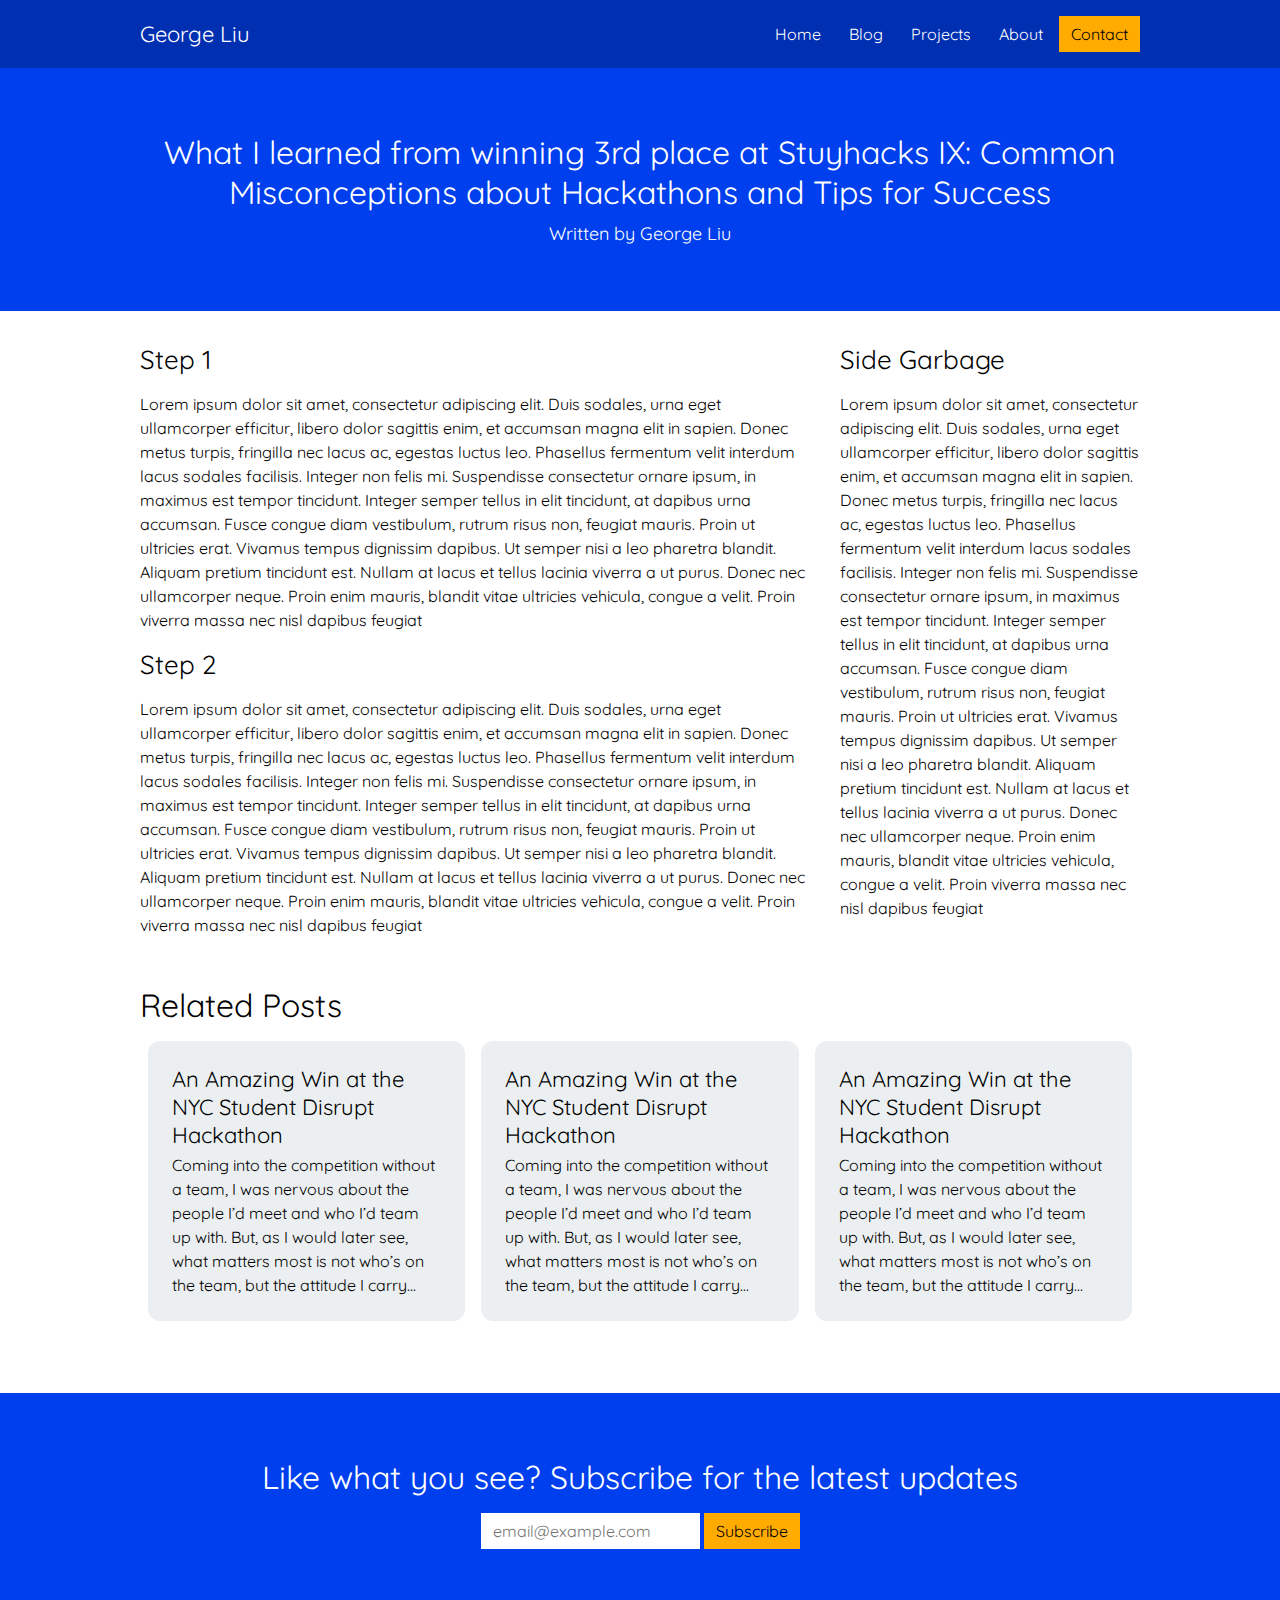
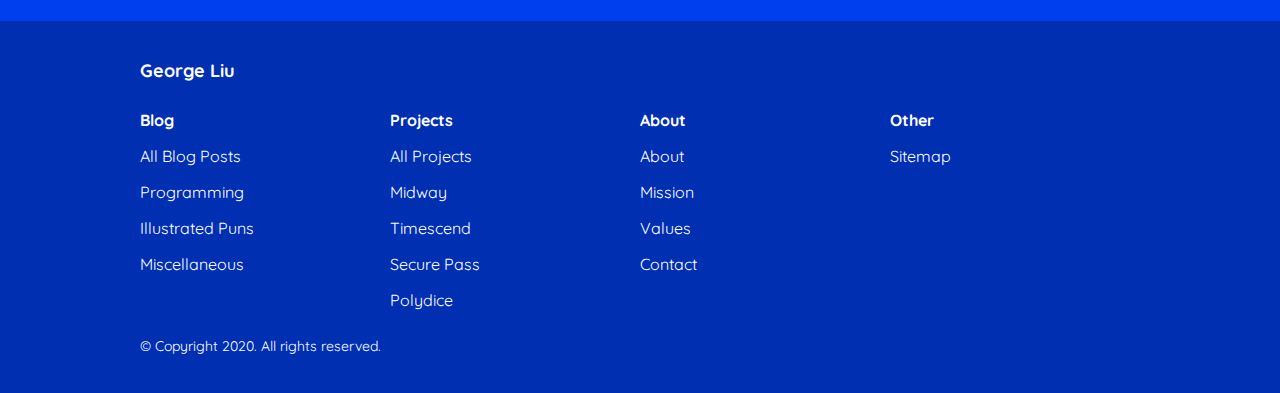
<file: index.html>
<!DOCTYPE html>
<html lang="en">

<head>
    <meta content="IE=edge" http-equiv="X-UA-Compatible">
    <meta name="viewport" content="initial-scale=1, width=device-width">
    <meta charset="utf-8">

    <title>About Me</title>

    <link rel="stylesheet" href="https://fonts.googleapis.com/icon?family=Material+Icons">
    <link href="https://fonts.googleapis.com/css?family=Lexend+Deca%7CQuicksand:500,700&display=optional"
        rel="stylesheet">
    <link rel="stylesheet" href="css/index.css">
</head>

<body class="text-quicksand">
    <a class="sr-only sr-only-focusable" href="#maincontent">Skip to main content</a>
    <header class="bg-blue-900 text-white py-16 px-24 px-32--sm">
        <div class="max-w-md--md max-w-lg--lg max-w-xl--xl m-auto disp-flex flex-dir-row align-items-center">
            <h1 class="text-xl text-bold-400 m-0 flex-1">
                <a class="text-white text-normal" href="/">George Liu</a>
            </h1>
            <nav id="menu" class="menu bg-blue-900">
                <a class="text-white text-normal menu-open-btn material-icons py-8 px-12" href="#menu">menu</a>
                <a class="text-white text-normal menu-close-btn material-icons py-8 px-12" href="#">close</a>
                <a class="text-md text-white text-normal menu-links py-8 px-12" href="/">Home</a>
                <a class="text-md text-white text-normal menu-links py-8 px-12" href="/blog/">Blog</a>
                <a class="text-md text-white text-normal menu-links py-8 px-12" href="/projects/">Projects</a>
                <a class="text-md text-white text-normal menu-links py-8 px-12" href="/about/">About</a>
                <a class="text-md text-black text-normal menu-links py-8 px-12 bg-amber"
                    href="/about/contact/">Contact</a>
            </nav>
        </div>
    </header>
    <section class="bg-blue-800 p-24 p-32--sm py-64 text-white">
        <div class="m-auto max-w-md--md max-w-lg--lg max-w-xl--xl text-center">
            <h2 class="text-xl text-2x--sm text-3x--lg text-bold-400 mx-0 myt-0 myb-8 text-height-xs">What I learned
                from winning 3rd place at
                Stuyhacks IX: Common Misconceptions about Hackathons and Tips for Success</h2>
            <p class="text-lg m-0">Written by George Liu</p>
        </div>
    </section>
    <main id="maincontent" class="p-24 p-32--sm">
        <div class="m-auto max-w-md--md max-w-lg--lg max-w-xl--xl disp-flex--lg">
            <section class="flex-1 pxr-32--lg pyb-32 pyb-0--lg">
                <h3>Step 1</h3>
                <p>Lorem ipsum dolor sit amet, consectetur adipiscing elit. Duis
                    sodales, urna eget ullamcorper efficitur, libero dolor sagittis enim, et accumsan magna elit in
                    sapien. Donec metus turpis, fringilla nec lacus ac, egestas luctus leo. Phasellus fermentum velit
                    interdum lacus sodales facilisis. Integer non felis mi. Suspendisse consectetur ornare ipsum, in
                    maximus est tempor tincidunt. Integer semper tellus in elit tincidunt, at dapibus urna accumsan.
                    Fusce congue diam vestibulum, rutrum risus non, feugiat mauris. Proin ut ultricies erat. Vivamus
                    tempus dignissim dapibus. Ut semper nisi a leo pharetra blandit. Aliquam pretium tincidunt est.
                    Nullam at lacus et tellus lacinia viverra a ut purus. Donec nec ullamcorper neque. Proin enim
                    mauris, blandit vitae ultricies vehicula, congue a velit. Proin viverra massa nec nisl dapibus
                    feugiat </p>
                <h3>Step 2</h3>
                <p>Lorem ipsum dolor sit amet, consectetur adipiscing elit. Duis
                    sodales, urna eget ullamcorper efficitur, libero dolor sagittis enim, et accumsan magna elit in
                    sapien. Donec metus turpis, fringilla nec lacus ac, egestas luctus leo. Phasellus fermentum velit
                    interdum lacus sodales facilisis. Integer non felis mi. Suspendisse consectetur ornare ipsum, in
                    maximus est tempor tincidunt. Integer semper tellus in elit tincidunt, at dapibus urna accumsan.
                    Fusce congue diam vestibulum, rutrum risus non, feugiat mauris. Proin ut ultricies erat. Vivamus
                    tempus dignissim dapibus. Ut semper nisi a leo pharetra blandit. Aliquam pretium tincidunt est.
                    Nullam at lacus et tellus lacinia viverra a ut purus. Donec nec ullamcorper neque. Proin enim
                    mauris, blandit vitae ultricies vehicula, congue a velit. Proin viverra massa nec nisl dapibus
                    feugiat </p>
            </section>
            <aside class="max-w-xs--lg max-w-sm--xl">
                <h3>Side Garbage</h3>
                <p>Lorem ipsum dolor sit amet, consectetur adipiscing elit. Duis
                    sodales, urna eget ullamcorper efficitur, libero dolor sagittis enim, et accumsan magna elit in
                    sapien. Donec metus turpis, fringilla nec lacus ac, egestas luctus leo. Phasellus fermentum velit
                    interdum lacus sodales facilisis. Integer non felis mi. Suspendisse consectetur ornare ipsum, in
                    maximus est tempor tincidunt. Integer semper tellus in elit tincidunt, at dapibus urna accumsan.
                    Fusce congue diam vestibulum, rutrum risus non, feugiat mauris. Proin ut ultricies erat. Vivamus
                    tempus dignissim dapibus. Ut semper nisi a leo pharetra blandit. Aliquam pretium tincidunt est.
                    Nullam at lacus et tellus lacinia viverra a ut purus. Donec nec ullamcorper neque. Proin enim
                    mauris, blandit vitae ultricies vehicula, congue a velit. Proin viverra massa nec nisl dapibus
                    feugiat </p>
            </aside>
        </div>
    </main>
    <section class="p-24 pyt-0 p-32--sm py-64 text-black">
        <div class="m-auto max-w-md--md max-w-lg--lg max-w-xl--xl">
            <h2 class="text-3x text-bold-400 mx-0 myt-0 myb-8 text-height-xs">Related Posts</h2>

            <div class="disp-flex--lg">
                <article class="w-4--lg bg-blue-grey-100 r-12 p-24 m-8">
                    <h3 class="text-xl m-0 myb-4">An Amazing Win at the NYC Student Disrupt Hackathon</h3>
                    <p class="text-md m-0">Coming into the competition without a team, I was nervous about the people I’d meet
                        and who I’d team up with. But, as I would later see, what matters most is not who’s on the team, but
                        the attitude I carry...</p>
                </article>
                <article class="w-4--lg bg-blue-grey-100 r-12 p-24 m-8">
                    <h3 class="text-xl m-0 myb-4">An Amazing Win at the NYC Student Disrupt Hackathon</h3>
                    <p class="text-md m-0">Coming into the competition without a team, I was nervous about the people I’d meet
                        and who I’d team up with. But, as I would later see, what matters most is not who’s on the team, but
                        the attitude I carry...</p>
                </article>
                <article class="w-4--lg bg-blue-grey-100 r-12 p-24 m-8">
                    <h3 class="text-xl m-0 myb-4">An Amazing Win at the NYC Student Disrupt Hackathon</h3>
                    <p class="text-md m-0">Coming into the competition without a team, I was nervous about the people I’d meet
                        and who I’d team up with. But, as I would later see, what matters most is not who’s on the team, but
                        the attitude I carry...</p>
                </article>
            </div>
        </div>
    </section>
    <section class="bg-blue-800 p-24 p-32--sm py-64 text-white">
        <div class="m-auto max-w-md--md max-w-lg--lg max-w-xl--xl text-center">
            <h2 class="text-xl text-2x--sm text-3x--lg text-bold-400 mx-0 myt-0 myb-8 text-height-xs">Like what you see?
                Subscribe for the latest updates</h2>
            <p class="text-md m-0">
                <input type="email" placeholder="email@example.com" class="my-4 py-8 px-12 text-black" />
                <input type="submit" value="Subscribe" class="my-8 py-8 px-12 text-black bg-amber">
            </p>
        </div>
    </section>
    <footer class="p-24 px-32--sm bg-blue-900">
        <nav class="max-w-md--md max-w-lg--lg max-w-xl--xl m-auto">
            <p class="my-12 text-white text-normal text-lg text-bold-700">George Liu</p>
            <div class="disp-flex--md flex-wrap-wrap">
                <div class="w-6--md w-3--lg py-8 py-0--md">
                    <p class="text-white text-bold-700 text-md my-12">Blog</p>
                    <p class="my-12"><a class="text-white text-normal text-md" href="/blog/">All Blog Posts</a></p>
                    <p class="my-12"><a class="text-white text-normal text-md" href="/blog/programming/">Programming</a>
                    </p>
                    <p class="my-12"><a class="text-white text-normal text-md" href="/blog/punderline/">Illustrated
                            Puns</a></p>
                    <p class="my-12"><a class="text-white text-normal text-md" href="/blog/misc/">Miscellaneous</a></p>
                </div>
                <div class="w-6--md w-3--lg py-8 py-0--md">
                    <p class="text-white text-bold-700 text-md my-12">Projects</p>
                    <p class="my-12"><a class="text-white text-normal text-md" href="/projects/">All Projects</a></p>
                    <p class="my-12"><a class="text-white text-normal text-md" href="/projects/midway/">Midway</a></p>
                    <p class="my-12"><a class="text-white text-normal text-md" href="/projects/timescend/">Timescend</a>
                    </p>
                    <p class="my-12"><a class="text-white text-normal text-md" href="/projects/securepass/">Secure
                            Pass</a></p>
                    <p class="my-12"><a class="text-white text-normal text-md" href="/projects/polydice/">Polydice</a>
                    </p>
                </div>
                <div class="w-6--md w-3--lg py-8 py-0--md">
                    <p class="text-white text-bold-700 text-md my-12">About</p>
                    <p class="my-12"><a class="text-white text-normal text-md" href="/about/">About</a></p>
                    <p class="my-12"><a class="text-white text-normal text-md" href="/about/mission">Mission</a></p>
                    <p class="my-12"><a class="text-white text-normal text-md" href="/about/values/">Values</a></p>
                    <p class="my-12"><a class="text-white text-normal text-md" href="/about/contact/">Contact</a></p>
                </div>
                <div class="w-6--md w-3--lg py-8 py-0--md">
                    <p class="text-white text-bold-700 text-md my-12">Other</p>
                    <p class="my-12"><a class="text-white text-normal text-md" href="/sitemap/">Sitemap</a></p>
                </div>
            </div>
            <p class="my-12 text-white text-normal text-sm">&copy; Copyright 2020. All rights reserved.</p>
        </nav>
    </footer>

</body>

</html>
</file>
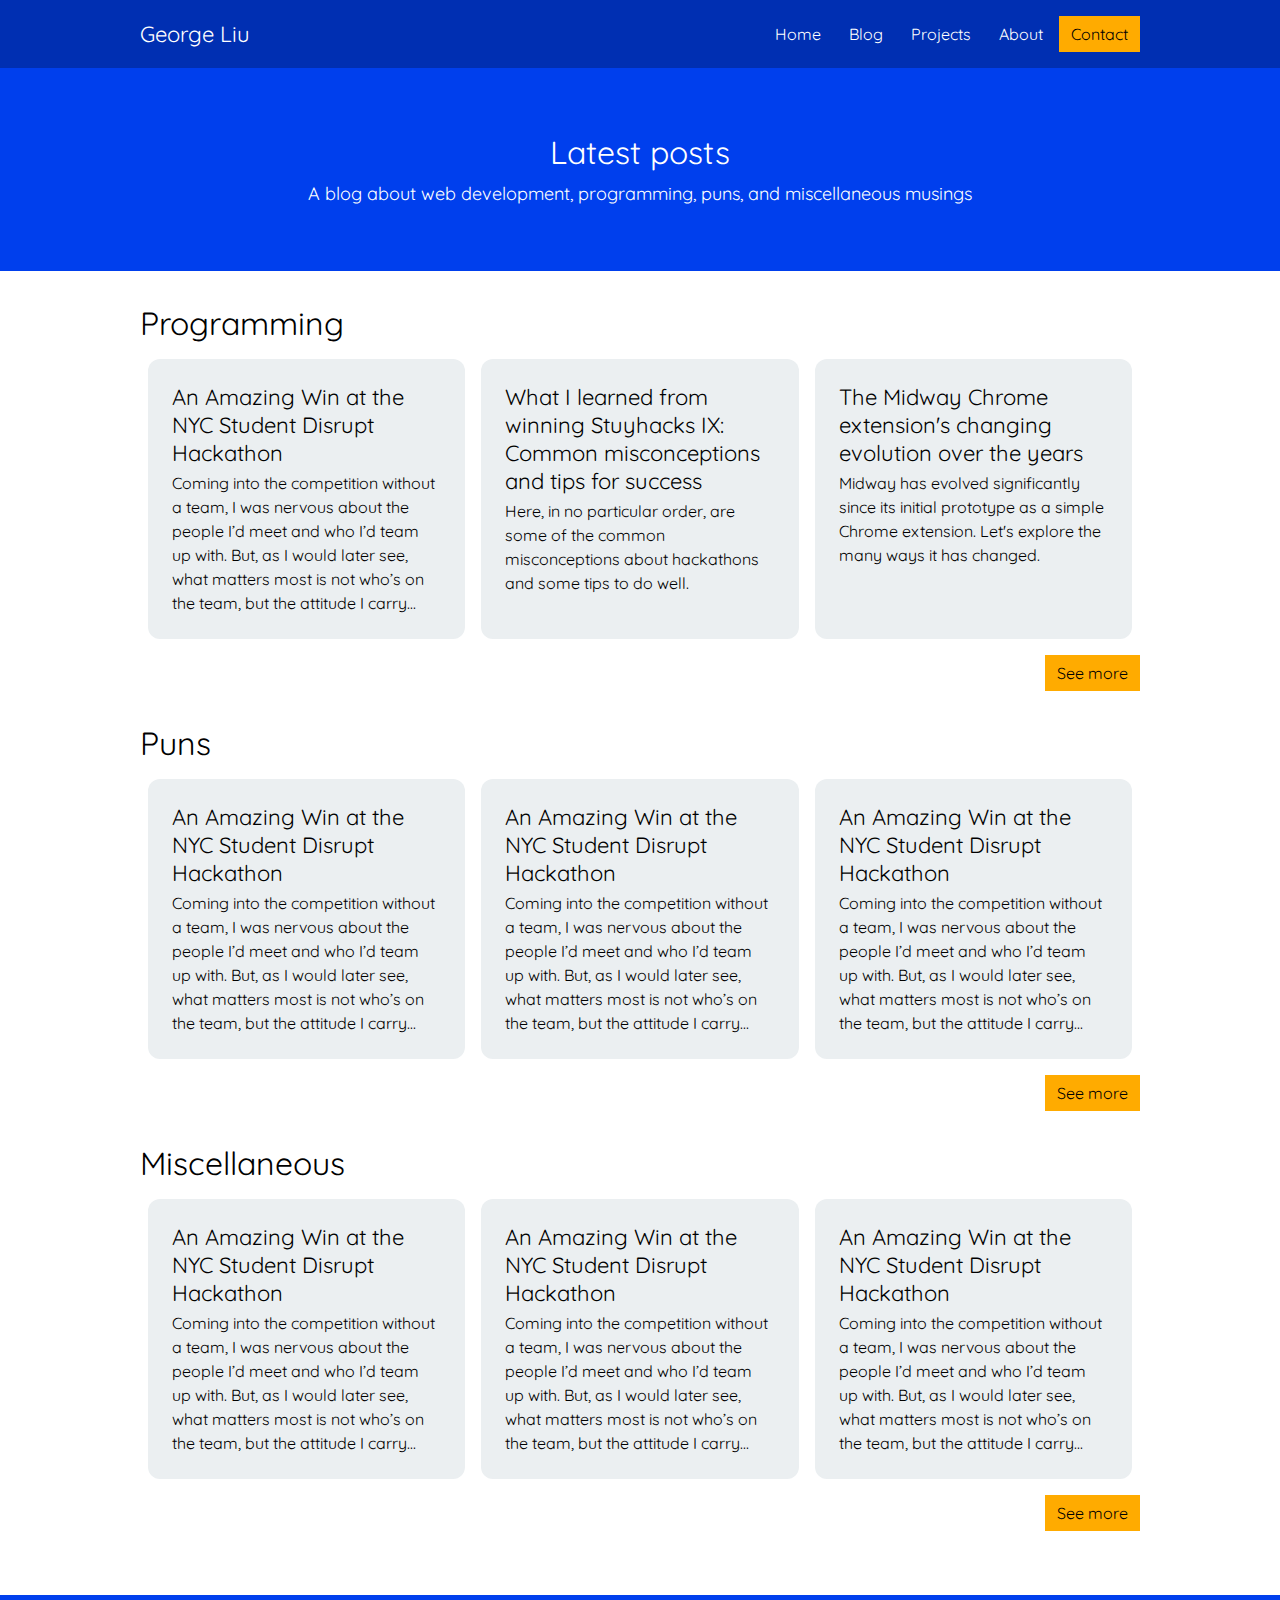
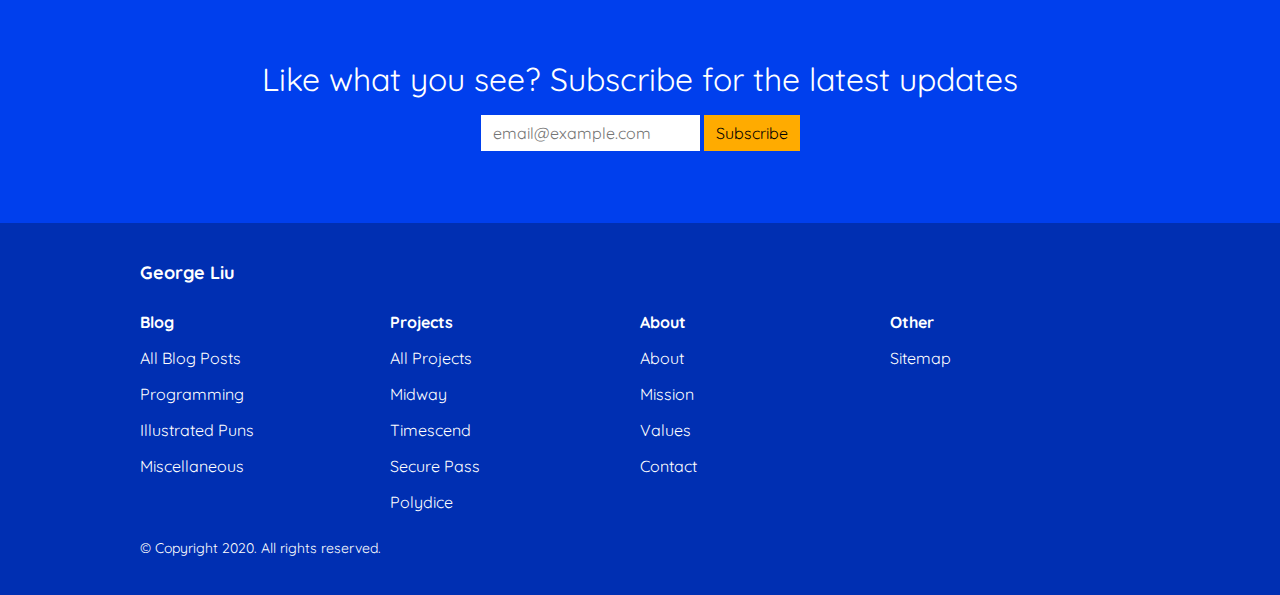
<file: blog-home.html>
<!DOCTYPE html>
<html lang="en">

<head>
    <meta content="IE=edge" http-equiv="X-UA-Compatible">
    <meta name="viewport" content="initial-scale=1, width=device-width">
    <meta charset="utf-8">

    <title>About Me</title>

    <link rel="stylesheet" href="https://fonts.googleapis.com/icon?family=Material+Icons">
    <link href="https://fonts.googleapis.com/css?family=Lexend+Deca%7CQuicksand:500,700&display=optional"
        rel="stylesheet">
    <link rel="stylesheet" href="css/index.css">
</head>

<body class="text-quicksand">
    <a class="sr-only sr-only-focusable" href="#maincontent">Skip to main content</a>
    <header class="bg-blue-900 text-white py-16 px-24 px-32--sm">
        <div class="max-w-md--md max-w-lg--lg max-w-xl--xl m-auto disp-flex flex-dir-row align-items-center">
            <h1 class="text-xl text-bold-400 m-0 flex-1">
                <a class="text-white text-normal" href="/">George Liu</a>
            </h1>
            <nav id="menu" class="menu bg-blue-900">
                <a accesskey="m" class="text-white text-normal menu-open-btn material-icons py-8 px-12"
                    href="#menu">menu</a>
                <a class="text-white text-normal menu-close-btn material-icons py-8 px-12" href="#">close</a>
                <a class="text-md text-white text-normal menu-links py-8 px-12" href="/">Home</a>
                <a class="text-md text-white text-normal menu-links py-8 px-12" href="/blog/">Blog</a>
                <a class="text-md text-white text-normal menu-links py-8 px-12" href="/projects/">Projects</a>
                <a class="text-md text-white text-normal menu-links py-8 px-12" href="/about/">About</a>
                <a class="text-md text-black text-normal menu-links py-8 px-12 bg-amber"
                    href="/about/contact/">Contact</a>
            </nav>
        </div>
    </header>
    <section class="bg-blue-800 p-24 p-32--sm py-64 text-white">
        <div class="m-auto max-w-md--md max-w-lg--lg max-w-xl--xl text-center">
            <h2 class="text-xl text-2x--sm text-3x--lg text-bold-400 mx-0 myt-0 myb-8 text-height-xs">Latest posts</h2>
            <p class="text-lg m-0">A blog about web development, programming, puns, and miscellaneous musings</p>
        </div>
    </section>

    <main id="maincontent" class="p-24 p-32--sm">
        <div class="m-auto max-w-md--md max-w-lg--lg max-w-xl--xl">
            <section class="pyb-32">
                <h2 class="text-3x text-bold-400 mx-0 myt-0 myb-8 text-height-xs">Programming</h2>

                <div class="disp-flex--lg">
                    <article class="w-4--lg bg-blue-grey-100 r-12 p-24 m-8">
                        <h3 class="text-xl m-0 myb-4">An Amazing Win at the NYC Student Disrupt Hackathon</h3>
                        <p class="text-md m-0">Coming into the competition without a team, I was nervous about the
                            people I’d meet
                            and who I’d team up with. But, as I would later see, what matters most is not who’s on the
                            team, but
                            the attitude I carry...</p>
                    </article>
                    <article class="w-4--lg bg-blue-grey-100 r-12 p-24 m-8">
                        <h3 class="text-xl m-0 myb-4">What I learned from winning Stuyhacks IX: Common misconceptions
                            and tips for success</h3>
                        <p class="text-md m-0">Here, in no particular order, are some of the common misconceptions about
                            hackathons and some tips to do well.</p>
                    </article>
                    <article class="w-4--lg bg-blue-grey-100 r-12 p-24 m-8">
                        <h3 class="text-xl m-0 myb-4">The Midway Chrome extension's changing evolution over the years</h3>
                        <p class="text-md m-0">Midway has evolved significantly since its initial prototype as a simple
                            Chrome extension. Let's explore the many ways it has changed.</p>
                    </article>
                </div>

                <div class="disp-flex justify-content-flex-end pyt-8">
                    <a class="text-md text-black text-normal menu-links py-8 px-12 bg-amber" href="/blog/programming/">
                        <span>See more</span>
                        <span class="sr-only">programming posts</span>
                    </a>
                </div>
            </section>
            <section class="pyb-32">
                <h2 class="text-3x text-bold-400 mx-0 myt-0 myb-8 text-height-xs">Puns</h2>

                <div class="disp-flex--lg">
                    <article class="w-4--lg bg-blue-grey-100 r-12 p-24 m-8">
                        <h3 class="text-xl m-0 myb-4">An Amazing Win at the NYC Student Disrupt Hackathon</h3>
                        <p class="text-md m-0">Coming into the competition without a team, I was nervous about the
                            people I’d meet
                            and who I’d team up with. But, as I would later see, what matters most is not who’s on the
                            team, but
                            the attitude I carry...</p>
                    </article>
                    <article class="w-4--lg bg-blue-grey-100 r-12 p-24 m-8">
                        <h3 class="text-xl m-0 myb-4">An Amazing Win at the NYC Student Disrupt Hackathon</h3>
                        <p class="text-md m-0">Coming into the competition without a team, I was nervous about the
                            people I’d meet
                            and who I’d team up with. But, as I would later see, what matters most is not who’s on the
                            team, but
                            the attitude I carry...</p>
                    </article>
                    <article class="w-4--lg bg-blue-grey-100 r-12 p-24 m-8">
                        <h3 class="text-xl m-0 myb-4">An Amazing Win at the NYC Student Disrupt Hackathon</h3>
                        <p class="text-md m-0">Coming into the competition without a team, I was nervous about the
                            people I’d meet
                            and who I’d team up with. But, as I would later see, what matters most is not who’s on the
                            team, but
                            the attitude I carry...</p>
                    </article>
                </div>
                <div class="disp-flex justify-content-flex-end pyt-8">
                    <a class="text-md text-black text-normal menu-links py-8 px-12 bg-amber" href="/blog/punderline/">
                        <span>See more</span>
                        <span class="sr-only">Punderline puns</span>
                    </a>
                </div>
            </section>
            <section class="pyb-32">
                <h2 class="text-3x text-bold-400 mx-0 myt-0 myb-8 text-height-xs">Miscellaneous</h2>

                <div class="disp-flex--lg">
                    <article class="w-4--lg bg-blue-grey-100 r-12 p-24 m-8">
                        <h3 class="text-xl m-0 myb-4">An Amazing Win at the NYC Student Disrupt Hackathon</h3>
                        <p class="text-md m-0">Coming into the competition without a team, I was nervous about the
                            people I’d meet
                            and who I’d team up with. But, as I would later see, what matters most is not who’s on the
                            team, but
                            the attitude I carry...</p>
                    </article>
                    <article class="w-4--lg bg-blue-grey-100 r-12 p-24 m-8">
                        <h3 class="text-xl m-0 myb-4">An Amazing Win at the NYC Student Disrupt Hackathon</h3>
                        <p class="text-md m-0">Coming into the competition without a team, I was nervous about the
                            people I’d meet
                            and who I’d team up with. But, as I would later see, what matters most is not who’s on the
                            team, but
                            the attitude I carry...</p>
                    </article>
                    <article class="w-4--lg bg-blue-grey-100 r-12 p-24 m-8">
                        <h3 class="text-xl m-0 myb-4">An Amazing Win at the NYC Student Disrupt Hackathon</h3>
                        <p class="text-md m-0">Coming into the competition without a team, I was nervous about the
                            people I’d meet
                            and who I’d team up with. But, as I would later see, what matters most is not who’s on the
                            team, but
                            the attitude I carry...</p>
                    </article>
                </div>
                <div class="disp-flex justify-content-flex-end pyt-8">
                    <a class="text-md text-black text-normal menu-links py-8 px-12 bg-amber" href="/blog/misc/">
                        <span>See more</span>
                        <span class="sr-only">miscellaneous posts</span>
                    </a>
                </div>
            </section>
        </div>
    </main>
    <section class="bg-blue-800 p-24 p-32--sm py-64 text-white">
        <div class="m-auto max-w-md--md max-w-lg--lg max-w-xl--xl text-center">
            <h2 class="text-xl text-2x--sm text-3x--lg text-bold-400 mx-0 myt-0 myb-8 text-height-xs">Like what you see?
                Subscribe for the latest updates</h2>
            <p class="text-md m-0">
                <input type="email" placeholder="email@example.com" class="my-4 py-8 px-12 text-black" />
                <input type="submit" value="Subscribe" class="my-8 py-8 px-12 text-black bg-amber">
            </p>
        </div>
    </section>
    <footer class="p-24 px-32--sm bg-blue-900">
        <nav class="max-w-md--md max-w-lg--lg max-w-xl--xl m-auto">
            <p class="my-12 text-white text-normal text-lg text-bold-700">George Liu</p>
            <div class="disp-flex--md flex-wrap-wrap">
                <div class="w-6--md w-3--lg py-8 py-0--md">
                    <p class="text-white text-bold-700 text-md my-12">Blog</p>
                    <p class="my-12"><a class="text-white text-normal text-md" href="/blog/">All Blog Posts</a></p>
                    <p class="my-12"><a class="text-white text-normal text-md" href="/blog/programming/">Programming</a>
                    </p>
                    <p class="my-12"><a class="text-white text-normal text-md" href="/blog/punderline/">Illustrated
                            Puns</a></p>
                    <p class="my-12"><a class="text-white text-normal text-md" href="/blog/misc/">Miscellaneous</a></p>
                </div>
                <div class="w-6--md w-3--lg py-8 py-0--md">
                    <p class="text-white text-bold-700 text-md my-12">Projects</p>
                    <p class="my-12"><a class="text-white text-normal text-md" href="/projects/">All Projects</a></p>
                    <p class="my-12"><a class="text-white text-normal text-md" href="/projects/midway/">Midway</a></p>
                    <p class="my-12"><a class="text-white text-normal text-md" href="/projects/timescend/">Timescend</a>
                    </p>
                    <p class="my-12"><a class="text-white text-normal text-md" href="/projects/securepass/">Secure
                            Pass</a></p>
                    <p class="my-12"><a class="text-white text-normal text-md" href="/projects/polydice/">Polydice</a>
                    </p>
                </div>
                <div class="w-6--md w-3--lg py-8 py-0--md">
                    <p class="text-white text-bold-700 text-md my-12">About</p>
                    <p class="my-12"><a class="text-white text-normal text-md" href="/about/">About</a></p>
                    <p class="my-12"><a class="text-white text-normal text-md" href="/about/mission">Mission</a></p>
                    <p class="my-12"><a class="text-white text-normal text-md" href="/about/values/">Values</a></p>
                    <p class="my-12"><a class="text-white text-normal text-md" href="/about/contact/">Contact</a></p>
                </div>
                <div class="w-6--md w-3--lg py-8 py-0--md">
                    <p class="text-white text-bold-700 text-md my-12">Other</p>
                    <p class="my-12"><a class="text-white text-normal text-md" href="/sitemap/">Sitemap</a></p>
                </div>
            </div>
            <p class="my-12 text-white text-normal text-sm">&copy; Copyright 2020. All rights reserved.</p>
        </nav>
    </footer>

</body>

</html>
</file>
